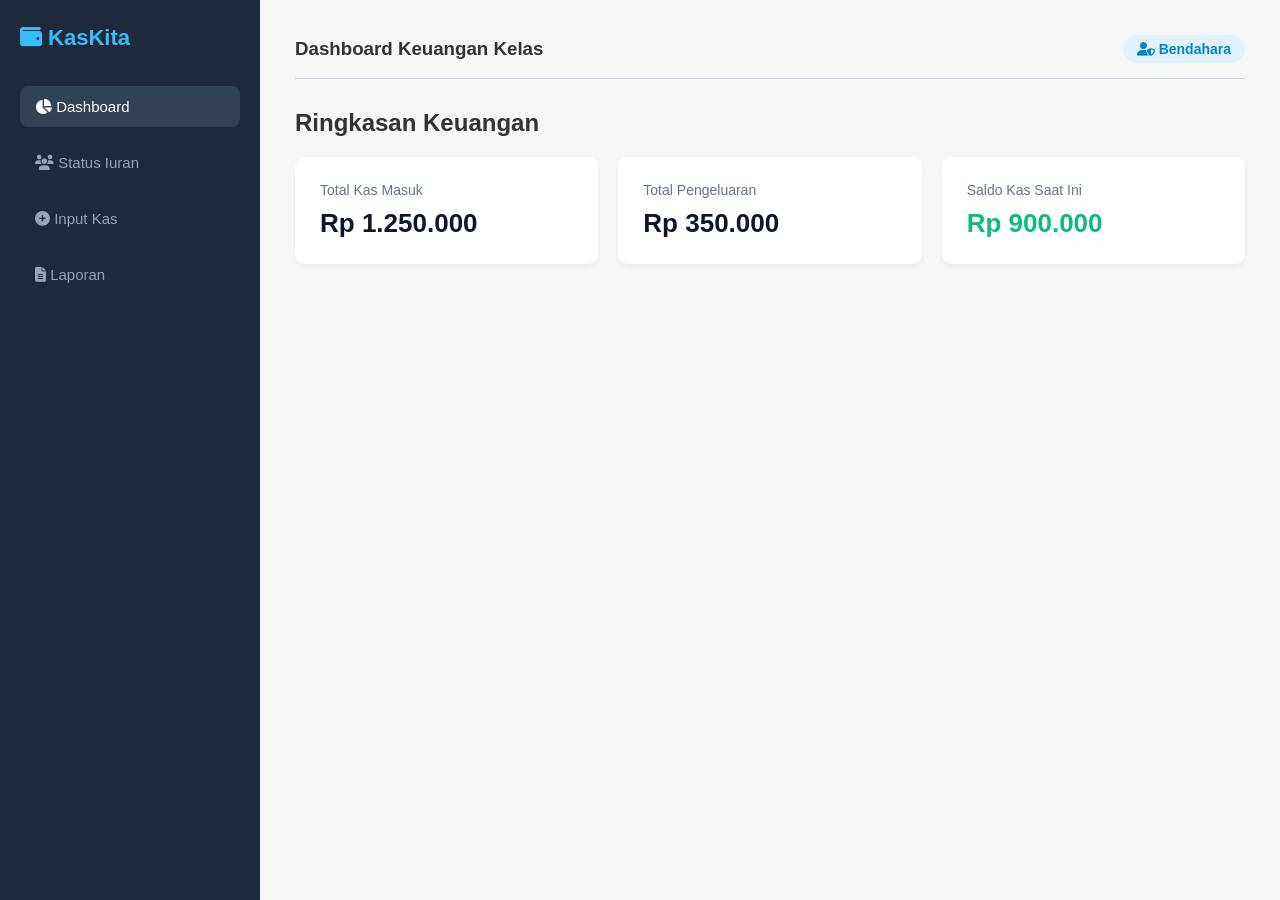
<file: index.html>
<!DOCTYPE html>
<html lang="id">
<head>
    <meta charset="UTF-8">
    <meta name="viewport" content="width=device-width, initial-scale=1.0">
    <title>Dashboard - KasKita</title>
    <link rel="stylesheet" href="style.css">
    <link rel="stylesheet" href="https://cdnjs.cloudflare.com/ajax/libs/font-awesome/6.4.0/css/all.min.css">
</head>
<body>
    <div class="app-container">
        <!-- Sidebar -->
        <aside class="sidebar">
            <h2><i class="fa-solid fa-wallet"></i> KasKita</h2>
            <ul class="nav-links">
                <li><a href="index.html" class="active"><i class="fa-solid fa-chart-pie"></i> Dashboard</a></li>
                <li><a href="iuran.html"><i class="fa-solid fa-users"></i> Status Iuran</a></li>
                <li><a href="tambah.html"><i class="fa-solid fa-circle-plus"></i> Input Kas</a></li>
                <li><a href="laporan.html"><i class="fa-solid fa-file-lines"></i> Laporan</a></li>
            </ul>
        </aside>

        <!-- Main Content -->
        <main class="main-content">
            <header>
                <h3>Dashboard Keuangan Kelas</h3>
                <span class="user-badge"><i class="fa-solid fa-user-shield"></i> Bendahara</span>
            </header>

            <section>
                <h2>Ringkasan Keuangan</h2>
                <div class="cards-grid">
                    <div class="card">
                        <p>Total Kas Masuk</p>
                        <h3>Rp 1.250.000</h3>
                    </div>
                    <div class="card">
                        <p>Total Pengeluaran</p>
                        <h3>Rp 350.000</h3>
                    </div>
                    <div class="card">
                        <p>Saldo Kas Saat Ini</p>
                        <h3 class="success">Rp 900.000</h3>
                    </div>
                </div>
            </section>
        </main>
    </div>
</body>
</html>
</file>
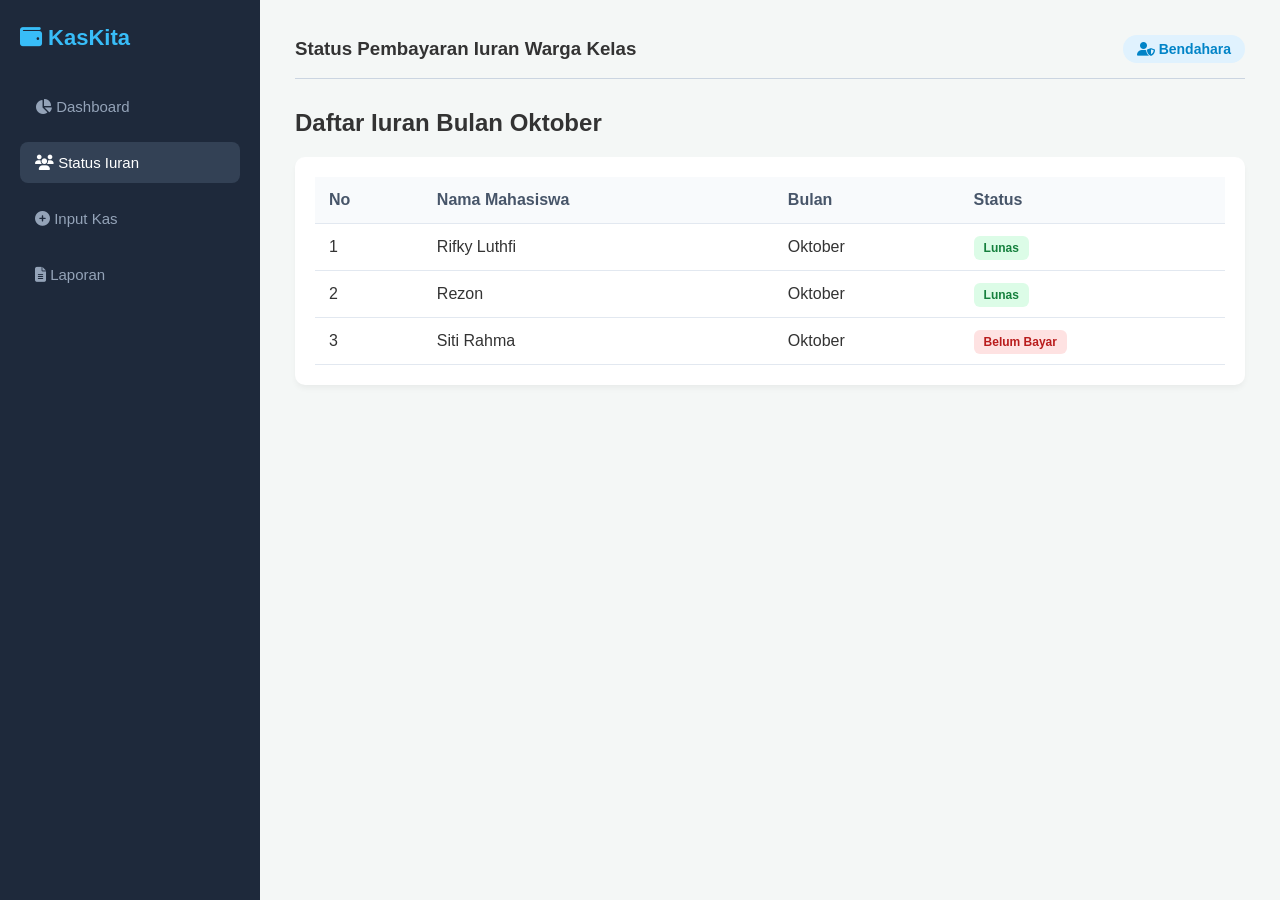
<file: iuran.html>
<!DOCTYPE html>
<html lang="id">
<head>
    <meta charset="UTF-8">
    <meta name="viewport" content="width=device-width, initial-scale=1.0">
    <title>Status Iuran - KasKita</title>
    <link rel="stylesheet" href="style.css">
    <link rel="stylesheet" href="https://cdnjs.cloudflare.com/ajax/libs/font-awesome/6.4.0/css/all.min.css">
</head>
<body>
    <div class="app-container">
        <!-- Sidebar -->
        <aside class="sidebar">
            <h2><i class="fa-solid fa-wallet"></i> KasKita</h2>
            <ul class="nav-links">
                <li><a href="index.html"><i class="fa-solid fa-chart-pie"></i> Dashboard</a></li>
                <li><a href="iuran.html" class="active"><i class="fa-solid fa-users"></i> Status Iuran</a></li>
                <li><a href="tambah.html"><i class="fa-solid fa-circle-plus"></i> Input Kas</a></li>
                <li><a href="laporan.html"><i class="fa-solid fa-file-lines"></i> Laporan</a></li>
            </ul>
        </aside>

        <!-- Main Content -->
        <main class="main-content">
            <header>
                <h3>Status Pembayaran Iuran Warga Kelas</h3>
                <span class="user-badge"><i class="fa-solid fa-user-shield"></i> Bendahara</span>
            </header>

            <section>
                <h2>Daftar Iuran Bulan Oktober</h2>
                <div class="table-container">
                    <table>
                        <thead>
                            <tr>
                                <th>No</th>
                                <th>Nama Mahasiswa</th>
                                <th>Bulan</th>
                                <th>Status</th>
                            </tr>
                        </thead>
                        <tbody>
                            <tr>
                                <td>1</td>
                                <td>Rifky Luthfi</td>
                                <td>Oktober</td>
                                <td><span class="badge lunas">Lunas</span></td>
                            </tr>
                            <tr>
                                <td>2</td>
                                <td>Rezon</td>
                                <td>Oktober</td>
                                <td><span class="badge lunas">Lunas</span></td>
                            </tr>
                            <tr>
                                <td>3</td>
                                <td>Siti Rahma</td>
                                <td>Oktober</td>
                                <td><span class="badge pending">Belum Bayar</span></td>
                            </tr>
                        </tbody>
                    </table>
                </div>
            </section>
        </main>
    </div>
</body>
</html>
</file>
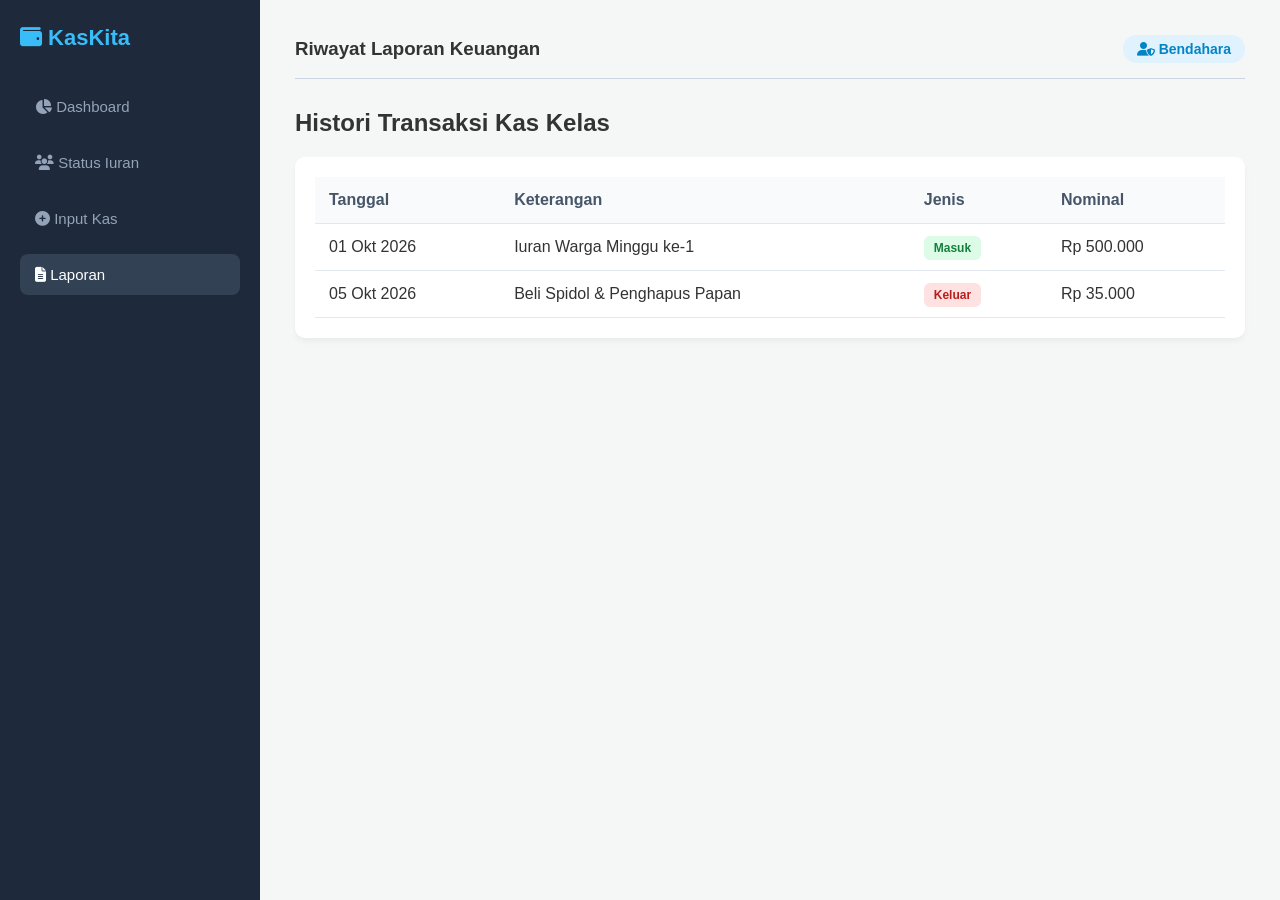
<file: laporan.html>
<!DOCTYPE html>
<html lang="id">
<head>
    <meta charset="UTF-8">
    <meta name="viewport" content="width=device-width, initial-scale=1.0">
    <title>Laporan - KasKita</title>
    <link rel="stylesheet" href="style.css">
    <link rel="stylesheet" href="https://cdnjs.cloudflare.com/ajax/libs/font-awesome/6.4.0/css/all.min.css">
</head>
<body>
    <div class="app-container">
        <!-- Sidebar -->
        <aside class="sidebar">
            <h2><i class="fa-solid fa-wallet"></i> KasKita</h2>
            <ul class="nav-links">
                <li><a href="index.html"><i class="fa-solid fa-chart-pie"></i> Dashboard</a></li>
                <li><a href="iuran.html"><i class="fa-solid fa-users"></i> Status Iuran</a></li>
                <li><a href="tambah.html"><i class="fa-solid fa-circle-plus"></i> Input Kas</a></li>
                <li><a href="laporan.html" class="active"><i class="fa-solid fa-file-lines"></i> Laporan</a></li>
            </ul>
        </aside>

        <!-- Main Content -->
        <main class="main-content">
            <header>
                <h3>Riwayat Laporan Keuangan</h3>
                <span class="user-badge"><i class="fa-solid fa-user-shield"></i> Bendahara</span>
            </header>

            <section>
                <h2>Histori Transaksi Kas Kelas</h2>
                <div class="table-container">
                    <table>
                        <thead>
                            <tr>
                                <th>Tanggal</th>
                                <th>Keterangan</th>
                                <th>Jenis</th>
                                <th>Nominal</th>
                            </tr>
                        </thead>
                        <tbody>
                            <tr>
                                <td>01 Okt 2026</td>
                                <td>Iuran Warga Minggu ke-1</td>
                                <td><span class="badge lunas">Masuk</span></td>
                                <td>Rp 500.000</td>
                            </tr>
                            <tr>
                                <td>05 Okt 2026</td>
                                <td>Beli Spidol & Penghapus Papan</td>
                                <td><span class="badge pending">Keluar</span></td>
                                <td>Rp 35.000</td>
                            </tr>
                        </tbody>
                    </table>
                </div>
            </section>
        </main>
    </div>
</body>
</html>
</file>
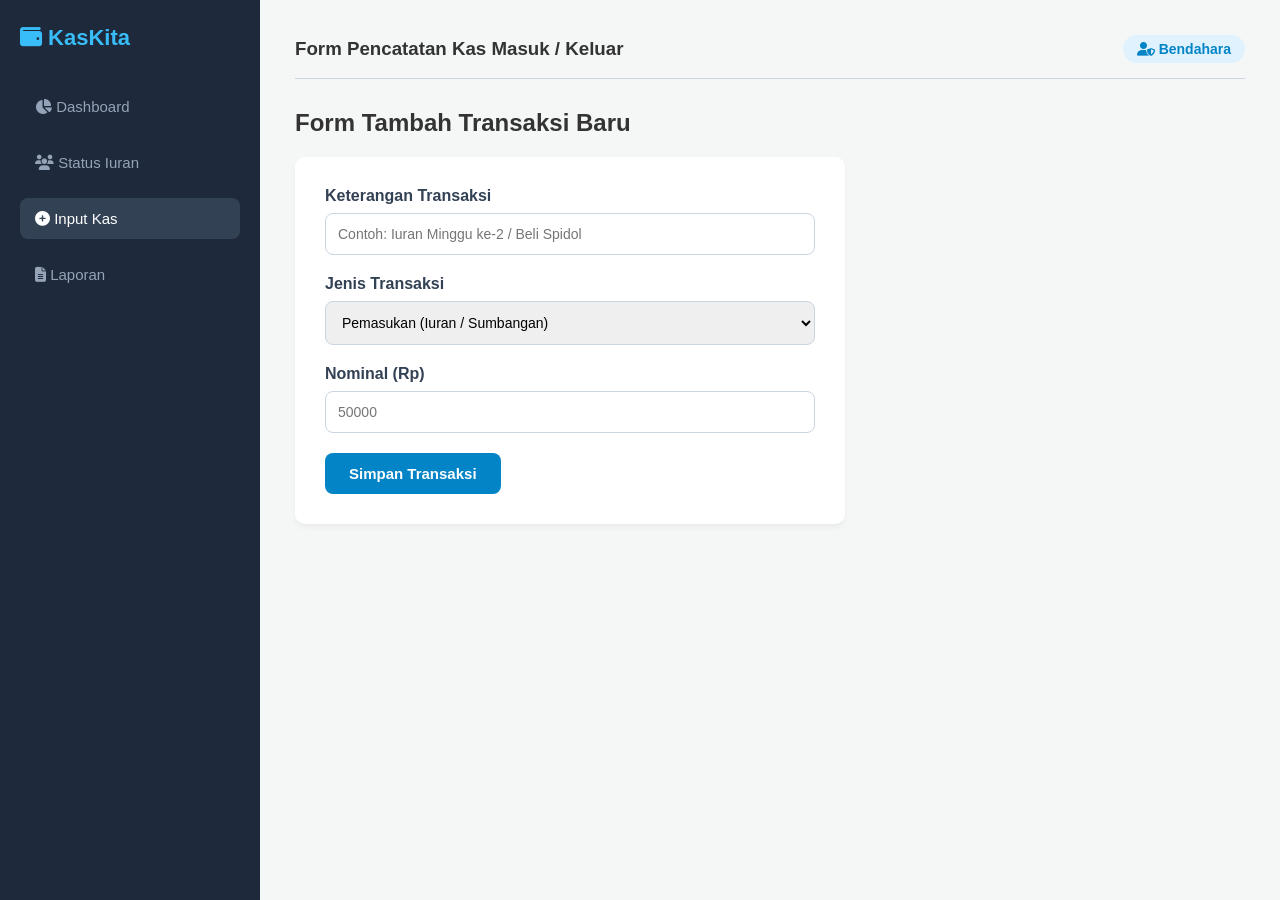
<file: tambah.html>
<!DOCTYPE html>
<html lang="id">
<head>
    <meta charset="UTF-8">
    <meta name="viewport" content="width=device-width, initial-scale=1.0">
    <title>Input Kas - KasKita</title>
    <link rel="stylesheet" href="style.css">
    <link rel="stylesheet" href="https://cdnjs.cloudflare.com/ajax/libs/font-awesome/6.4.0/css/all.min.css">
</head>
<body>
    <div class="app-container">
        <!-- Sidebar -->
        <aside class="sidebar">
            <h2><i class="fa-solid fa-wallet"></i> KasKita</h2>
            <ul class="nav-links">
                <li><a href="index.html"><i class="fa-solid fa-chart-pie"></i> Dashboard</a></li>
                <li><a href="iuran.html"><i class="fa-solid fa-users"></i> Status Iuran</a></li>
                <li><a href="tambah.html" class="active"><i class="fa-solid fa-circle-plus"></i> Input Kas</a></li>
                <li><a href="laporan.html"><i class="fa-solid fa-file-lines"></i> Laporan</a></li>
            </ul>
        </aside>

        <!-- Main Content -->
        <main class="main-content">
            <header>
                <h3>Form Pencatatan Kas Masuk / Keluar</h3>
                <span class="user-badge"><i class="fa-solid fa-user-shield"></i> Bendahara</span>
            </header>

            <section>
                <h2>Form Tambah Transaksi Baru</h2>
                <form id="kasForm">
                    <div class="form-group">
                        <label>Keterangan Transaksi</label>
                        <input type="text" id="keterangan" required placeholder="Contoh: Iuran Minggu ke-2 / Beli Spidol">
                    </div>
                    <div class="form-group">
                        <label>Jenis Transaksi</label>
                        <select id="jenis">
                            <option value="Masuk">Pemasukan (Iuran / Sumbangan)</option>
                            <option value="Keluar">Pengeluaran (Keperluan Kelas)</option>
                        </select>
                    </div>
                    <div class="form-group">
                        <label>Nominal (Rp)</label>
                        <input type="number" id="nominal" required placeholder="50000">
                    </div>
                    <button type="submit" class="btn-submit">Simpan Transaksi</button>
                </form>
            </section>
        </main>
    </div>

    <script>
        // Skrip sederhana untuk menangani submit form
        document.getElementById('kasForm').addEventListener('submit', function (e) {
            e.preventDefault();
            const ket = document.getElementById('keterangan').value;
            const jenis = document.getElementById('jenis').value;
            const nominal = document.getElementById('nominal').value;

            alert(`Berhasil!\nTransaksi "${ket}" (${jenis}) senilai Rp ${nominal} berhasil disimpan.`);
            this.reset();
        });
    </script>
</body>
</html>
</file>
<file: style.css>
* {
    margin: 0;
    padding: 0;
    box-sizing: border-box;
    font-family: 'Segoe UI', Tahoma, Geneva, Verdana, sans-serif;
}

body {
    background-color: #f4f7f6;
    color: #333;
}

.app-container {
    display: flex;
    height: 100vh;
}

.sidebar {
    width: 260px;
    background-color: #1e293b;
    color: #fff;
    padding: 25px 20px;
}

.sidebar h2 {
    font-size: 22px;
    margin-bottom: 35px;
    color: #38bdf8;
}

.nav-links {
    list-style: none;
}

.nav-links li {
    margin-bottom: 15px;
}

.nav-links a {
    color: #94a3b8;
    text-decoration: none;
    display: block;
    padding: 12px 15px;
    border-radius: 8px;
    transition: 0.3s;
    font-size: 15px;
}

.nav-links a:hover, .nav-links a.active {
    background-color: #334155;
    color: #fff;
}

.main-content {
    flex: 1;
    padding: 35px;
    overflow-y: auto;
}

header {
    display: flex;
    justify-content: space-between;
    align-items: center;
    margin-bottom: 30px;
    border-bottom: 1px solid #cbd5e1;
    padding-bottom: 15px;
}

.user-badge {
    background: #e0f2fe;
    color: #0284c7;
    padding: 6px 14px;
    border-radius: 20px;
    font-size: 14px;
    font-weight: 600;
}

.cards-grid {
    display: grid;
    grid-template-columns: repeat(auto-fit, minmax(220px, 1fr));
    gap: 20px;
    margin-top: 20px;
}

.card {
    background: #fff;
    padding: 25px;
    border-radius: 10px;
    box-shadow: 0 4px 6px -1px rgba(0,0,0,0.05);
}

.card p {
    color: #64748b;
    font-size: 14px;
}

.card h3 {
    margin-top: 10px;
    font-size: 26px;
    color: #0f172a;
}

.card h3.success {
    color: #10b981;
}

.table-container {
    background: #fff;
    padding: 20px;
    border-radius: 10px;
    margin-top: 20px;
    box-shadow: 0 4px 6px -1px rgba(0,0,0,0.05);
}

table {
    width: 100%;
    border-collapse: collapse;
}

th, td {
    padding: 14px;
    text-align: left;
    border-bottom: 1px solid #e2e8f0;
}

th {
    background-color: #f8fafc;
    color: #475569;
    font-weight: 600;
}

.badge {
    padding: 5px 10px;
    border-radius: 6px;
    font-size: 12px;
    font-weight: 600;
}

.badge.lunas {
    background: #dcfce7;
    color: #15803d;
}

.badge.pending {
    background: #fee2e2;
    color: #b91c1c;
}

form {
    background: #fff;
    padding: 30px;
    border-radius: 10px;
    max-width: 550px;
    margin-top: 20px;
    box-shadow: 0 4px 6px -1px rgba(0,0,0,0.05);
}

.form-group {
    margin-bottom: 20px;
}

.form-group label {
    display: block;
    margin-bottom: 8px;
    font-weight: 600;
    color: #334155;
}

.form-group input, .form-group select {
    width: 100%;
    padding: 12px;
    border: 1px solid #cbd5e1;
    border-radius: 8px;
    font-size: 14px;
}

.btn-submit {
    background: #0284c7;
    color: #fff;
    border: none;
    padding: 12px 24px;
    border-radius: 8px;
    cursor: pointer;
    font-weight: 600;
    font-size: 15px;
    transition: 0.2s;
}

.btn-submit:hover {
    background: #0369a1;
}
</file>
